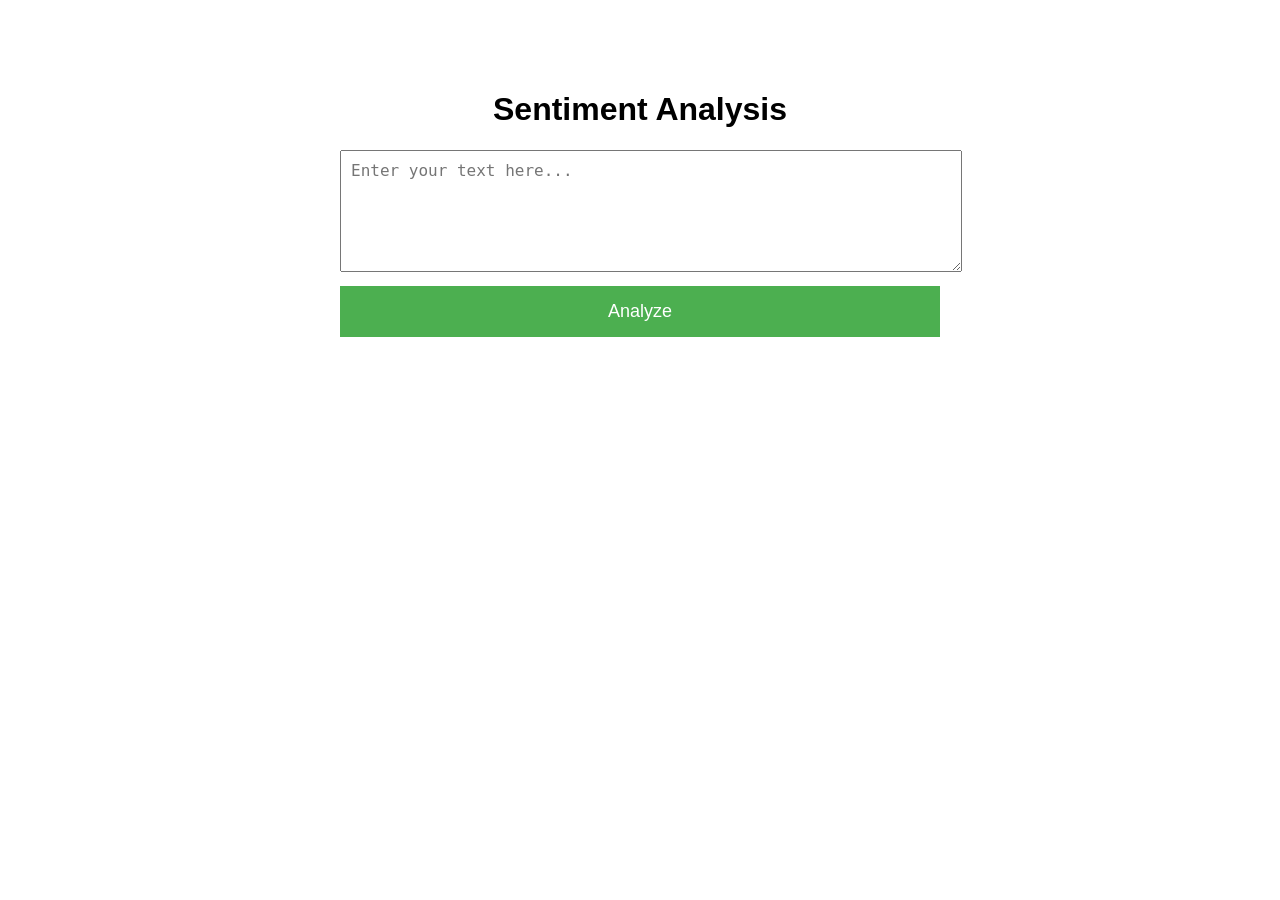
<file: pytorch/web_project_nlp/frontend/index.html>
<!DOCTYPE html>
<html lang="en">
<head>
    <meta charset="UTF-8">
    <meta name="viewport" content="width=device-width, initial-scale=1.0">
    <title>Sentiment Analysis</title>
    <style>
        body {
            font-family: Arial, sans-serif;
            max-width: 600px;
            margin: 50px auto;
            padding: 20px;
        }
        h1 {
            text-align: center;
        }
        textarea {
            width: 100%;
            height: 100px;
            padding: 10px;
            font-size: 16px;
            margin-bottom: 10px;
        }
        button {
            width: 100%;
            padding: 15px;
            font-size: 18px;
            background-color: #4CAF50;
            color: white;
            border: none;
            cursor: pointer;
        }
        button:hover {
            background-color: #45a049;
        }
        #result {
            margin-top: 20px;
            padding: 20px;
            font-size: 24px;
            text-align: center;
            border-radius: 5px;
        }
        .positive {
            background-color: #d4edda;
            color: #155724;
        }
        .negative {
            background-color: #f8d7da;
            color: #721c24;
        }
        .neutral {
            background-color: #fff3cd;
            color: #856404;
        }
    </style>
</head>
<body>
    <h1>Sentiment Analysis</h1>
    <form id="sentiment-form">
        <textarea name="user_text" placeholder="Enter your text here..." required></textarea>
        <button type="submit">Analyze</button>
    </form>
    <div id="result"></div>

    <script>
        document.getElementById('sentiment-form').addEventListener('submit', async function(e) {
            e.preventDefault();
            
            const formData = new FormData(this);
            const resultDiv = document.getElementById('result');
            
            resultDiv.textContent = 'Analyzing...';
            resultDiv.className = '';
            
            try {
                const response = await fetch('/predict', {
                    method: 'POST',
                    body: formData
                });
                
                const prediction = await response.text();
                
                resultDiv.textContent = prediction;
                resultDiv.className = prediction.toLowerCase();
                
            } catch (error) {
                resultDiv.textContent = 'Error: ' + error.message;
                resultDiv.className = '';
            }
        });
    </script>
</body>
</html>
</file>
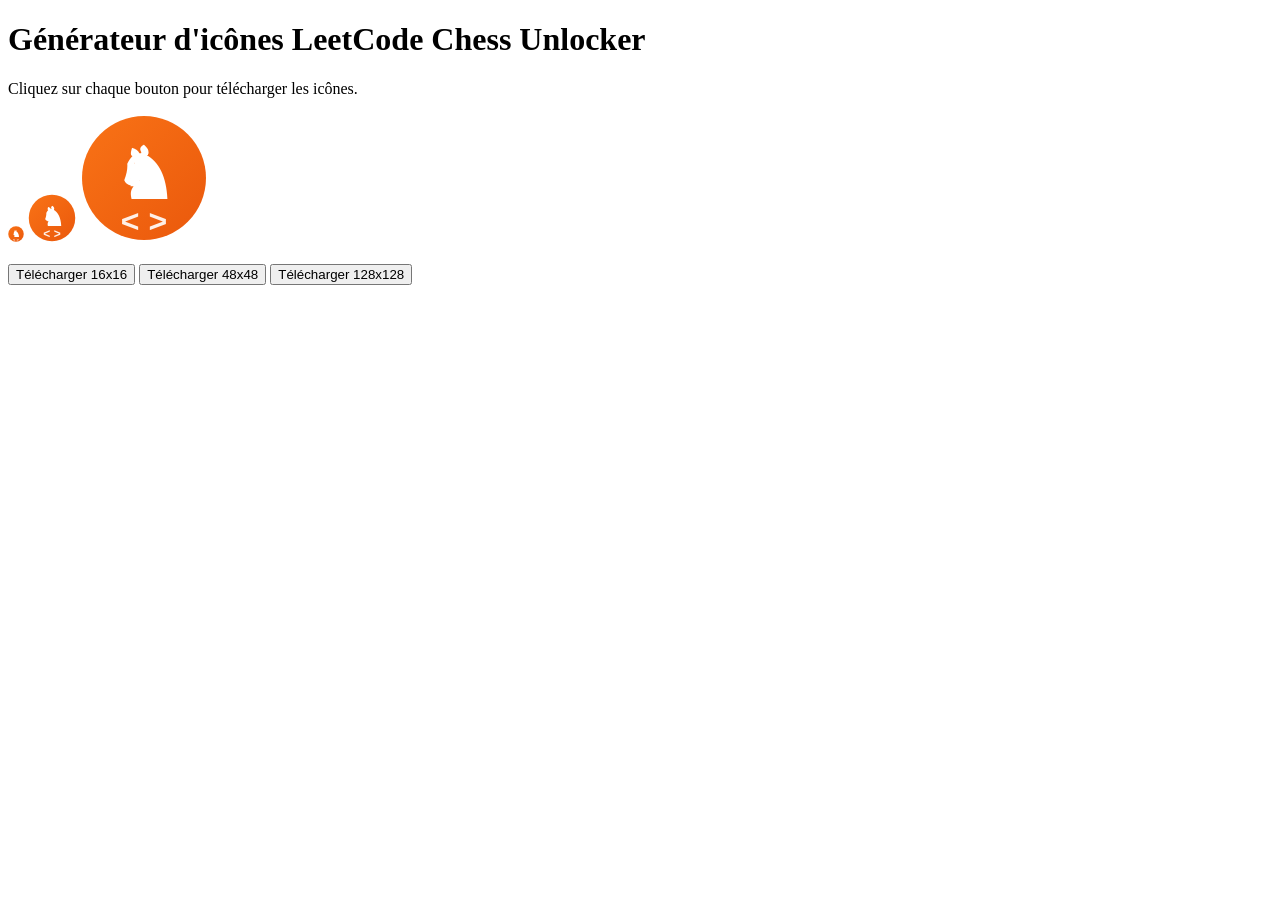
<file: extensionProject/leetcode-chess-blocker/icons/generate-icons.html>
<!DOCTYPE html>
<html>
<head>
  <title>Générateur d'icônes</title>
</head>
<body>
  <h1>Générateur d'icônes LeetCode Chess Unlocker</h1>
  <p>Cliquez sur chaque bouton pour télécharger les icônes.</p>

  <canvas id="canvas16" width="16" height="16"></canvas>
  <canvas id="canvas48" width="48" height="48"></canvas>
  <canvas id="canvas128" width="128" height="128"></canvas>

  <br><br>
  <button onclick="downloadIcon(16)">Télécharger 16x16</button>
  <button onclick="downloadIcon(48)">Télécharger 48x48</button>
  <button onclick="downloadIcon(128)">Télécharger 128x128</button>

  <script>
    function drawIcon(ctx, size) {
      const scale = size / 128;

      // Background gradient
      const gradient = ctx.createLinearGradient(0, 0, size, size);
      gradient.addColorStop(0, '#f97316');
      gradient.addColorStop(1, '#ea580c');

      // Circle background
      ctx.beginPath();
      ctx.arc(size/2, size/2, size/2 - 2*scale, 0, Math.PI * 2);
      ctx.fillStyle = gradient;
      ctx.fill();

      // Chess knight symbol (simplified)
      ctx.fillStyle = 'white';
      ctx.font = `bold ${size * 0.55}px Arial`;
      ctx.textAlign = 'center';
      ctx.textBaseline = 'middle';
      ctx.fillText('♞', size/2, size/2 + 2*scale);

      // Code brackets
      ctx.font = `bold ${size * 0.25}px Arial`;
      ctx.fillStyle = 'rgba(255,255,255,0.9)';
      ctx.fillText('< >', size/2, size * 0.85);
    }

    // Draw on all canvases
    [16, 48, 128].forEach(size => {
      const canvas = document.getElementById('canvas' + size);
      const ctx = canvas.getContext('2d');
      drawIcon(ctx, size);
    });

    function downloadIcon(size) {
      const canvas = document.getElementById('canvas' + size);
      const link = document.createElement('a');
      link.download = `icon-${size}.png`;
      link.href = canvas.toDataURL('image/png');
      link.click();
    }
  </script>
</body>
</html>
</file>
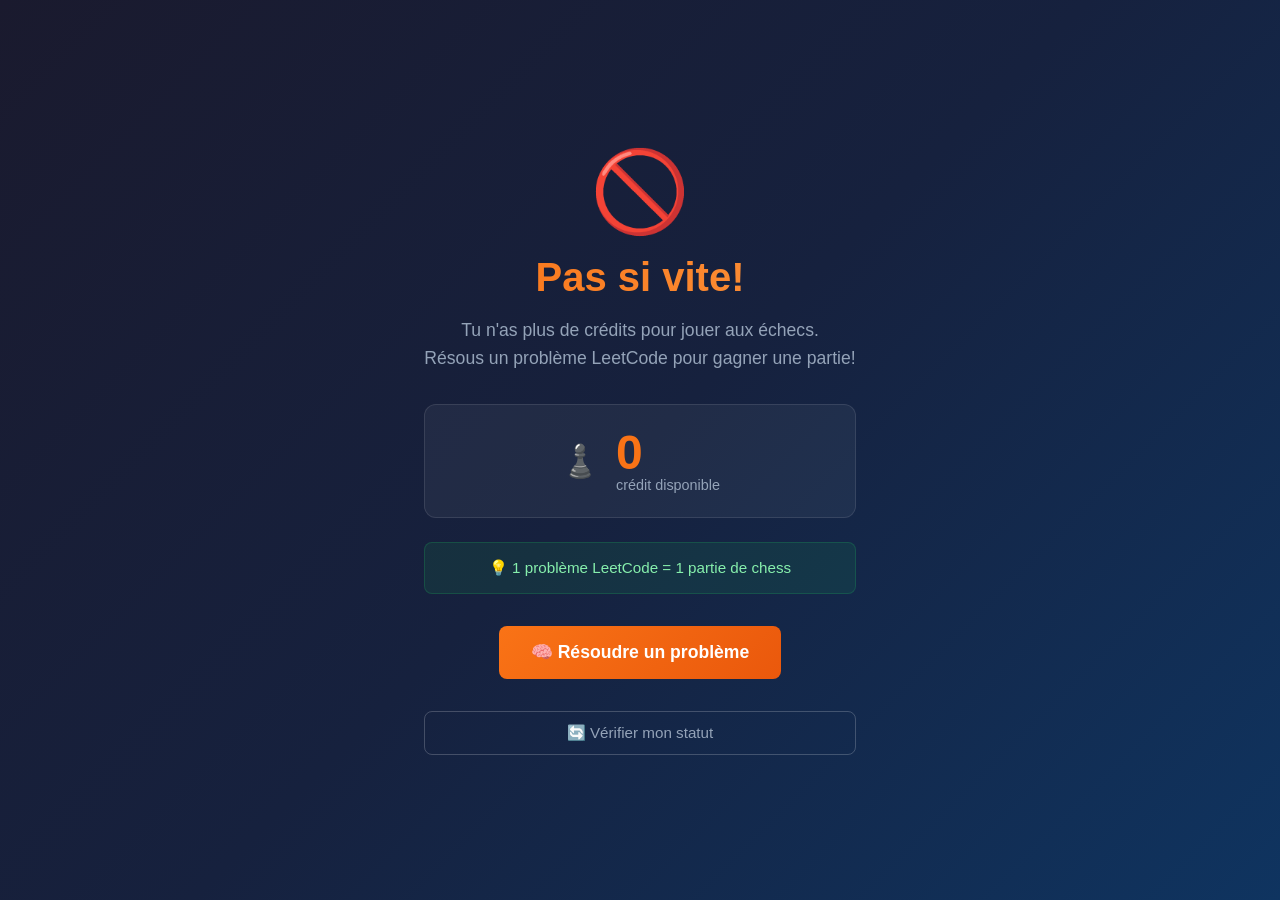
<file: extensionProject/leetcode-chess-blocker/src/blocked/blocked.html>
<!DOCTYPE html>
<html lang="fr">
<head>
  <meta charset="UTF-8">
  <meta name="viewport" content="width=device-width, initial-scale=1.0">
  <title>Site bloqué - LeetCode d'abord!</title>
  <link rel="stylesheet" href="blocked.css">
</head>
<body>
  <div class="container">
    <div class="icon">🚫</div>

    <h1>Pas si vite!</h1>

    <p class="message">
      Tu n'as plus de crédits pour jouer aux échecs.<br>
      Résous un problème LeetCode pour gagner une partie!
    </p>

    <div class="status-card">
      <div class="status-icon">♟️</div>
      <div class="status-text">
        <span class="credits-big" id="creditsCount">0</span>
        <span class="credits-label">crédit disponible</span>
      </div>
    </div>

    <div class="motivation">
      <p>💡 1 problème LeetCode = 1 partie de chess</p>
    </div>

    <a href="https://leetcode.com/problemset/" class="btn-primary" target="_blank">
      🧠 Résoudre un problème
    </a>

    <button class="btn-secondary" id="refreshBtn">
      🔄 Vérifier mon statut
    </button>
  </div>

  <script src="blocked.js"></script>
</body>
</html>
</file>
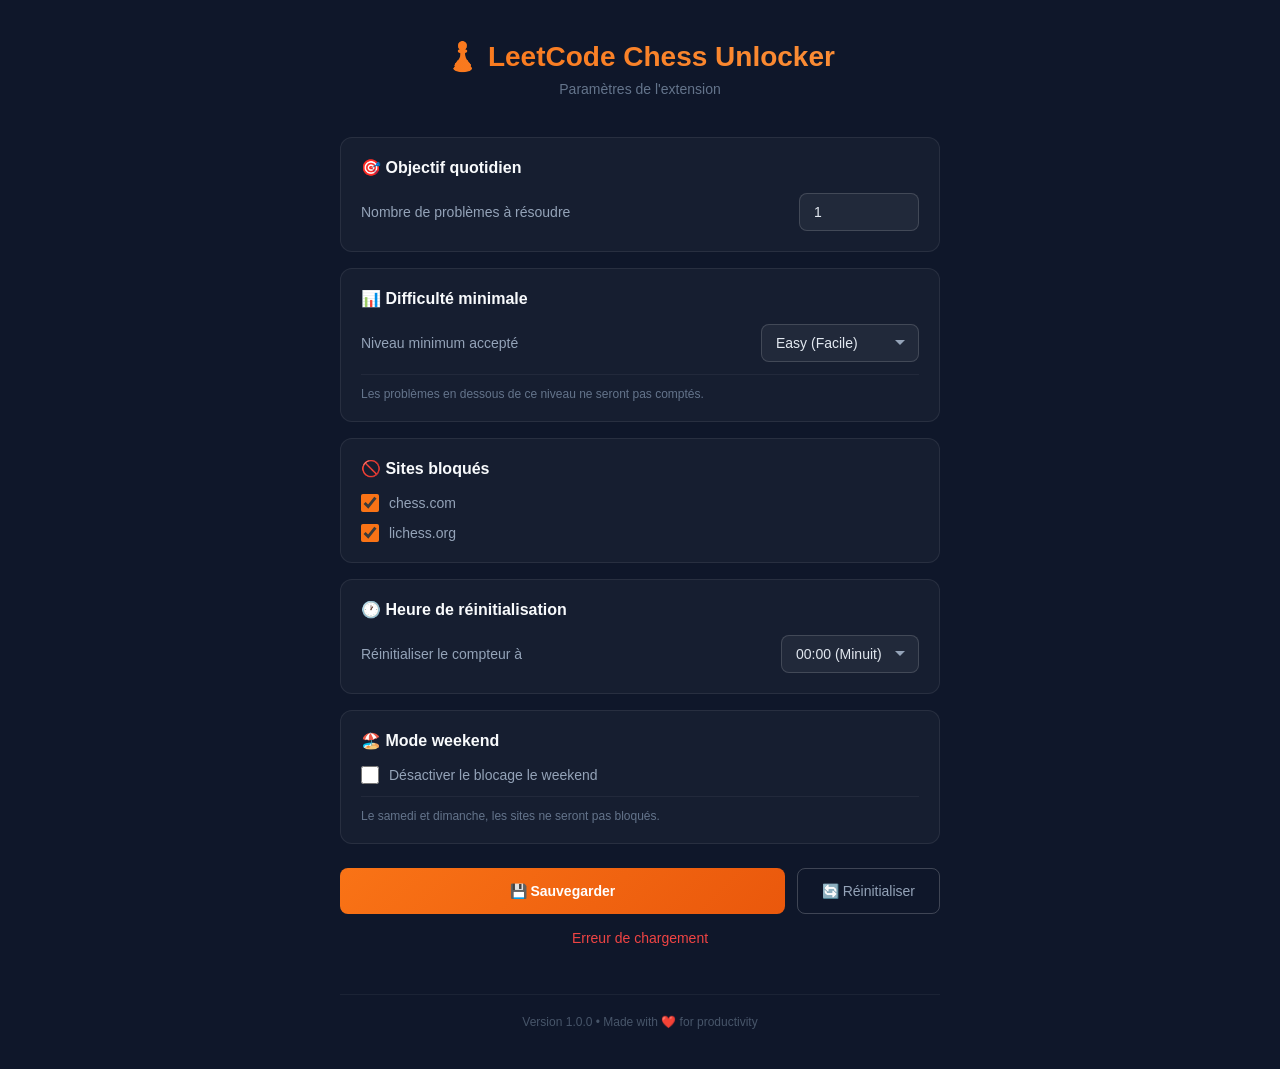
<file: extensionProject/leetcode-chess-blocker/src/options/options.html>
<!DOCTYPE html>
<html lang="fr">
<head>
  <meta charset="UTF-8">
  <meta name="viewport" content="width=device-width, initial-scale=1.0">
  <title>Paramètres - LeetCode Chess Unlocker</title>
  <link rel="stylesheet" href="options.css">
</head>
<body>
  <div class="container">
    <header>
      <h1>♟️ LeetCode Chess Unlocker</h1>
      <p class="subtitle">Paramètres de l'extension</p>
    </header>

    <main>
      <!-- Nombre de problèmes requis -->
      <section class="setting-group">
        <h2>🎯 Objectif quotidien</h2>
        <div class="setting-item">
          <label for="requiredCount">Nombre de problèmes à résoudre</label>
          <input type="number" id="requiredCount" min="1" max="10" value="1">
        </div>
      </section>

      <!-- Difficulté minimale -->
      <section class="setting-group">
        <h2>📊 Difficulté minimale</h2>
        <div class="setting-item">
          <label for="minDifficulty">Niveau minimum accepté</label>
          <select id="minDifficulty">
            <option value="easy">Easy (Facile)</option>
            <option value="medium">Medium (Moyen)</option>
            <option value="hard">Hard (Difficile)</option>
          </select>
        </div>
        <p class="setting-hint">Les problèmes en dessous de ce niveau ne seront pas comptés.</p>
      </section>

      <!-- Sites bloqués -->
      <section class="setting-group">
        <h2>🚫 Sites bloqués</h2>
        <div class="setting-item checkbox-group">
          <label class="checkbox-label">
            <input type="checkbox" id="blockChess" checked>
            <span>chess.com</span>
          </label>
          <label class="checkbox-label">
            <input type="checkbox" id="blockLichess" checked>
            <span>lichess.org</span>
          </label>
        </div>
      </section>

      <!-- Heure de reset -->
      <section class="setting-group">
        <h2>🕐 Heure de réinitialisation</h2>
        <div class="setting-item">
          <label for="resetHour">Réinitialiser le compteur à</label>
          <select id="resetHour">
            <option value="0">00:00 (Minuit)</option>
            <option value="4">04:00</option>
            <option value="5">05:00</option>
            <option value="6">06:00</option>
            <option value="7">07:00</option>
            <option value="8">08:00</option>
          </select>
        </div>
      </section>

      <!-- Mode weekend -->
      <section class="setting-group">
        <h2>🏖️ Mode weekend</h2>
        <div class="setting-item">
          <label class="checkbox-label">
            <input type="checkbox" id="weekendMode">
            <span>Désactiver le blocage le weekend</span>
          </label>
        </div>
        <p class="setting-hint">Le samedi et dimanche, les sites ne seront pas bloqués.</p>
      </section>

      <!-- Actions -->
      <div class="actions">
        <button class="btn-primary" id="saveBtn">💾 Sauvegarder</button>
        <button class="btn-secondary" id="resetBtn">🔄 Réinitialiser</button>
      </div>

      <!-- Statut de sauvegarde -->
      <div class="save-status" id="saveStatus"></div>
    </main>

    <footer>
      <p>Version 1.0.0 • Made with ❤️ for productivity</p>
    </footer>
  </div>

  <script src="options.js"></script>
</body>
</html>
</file>
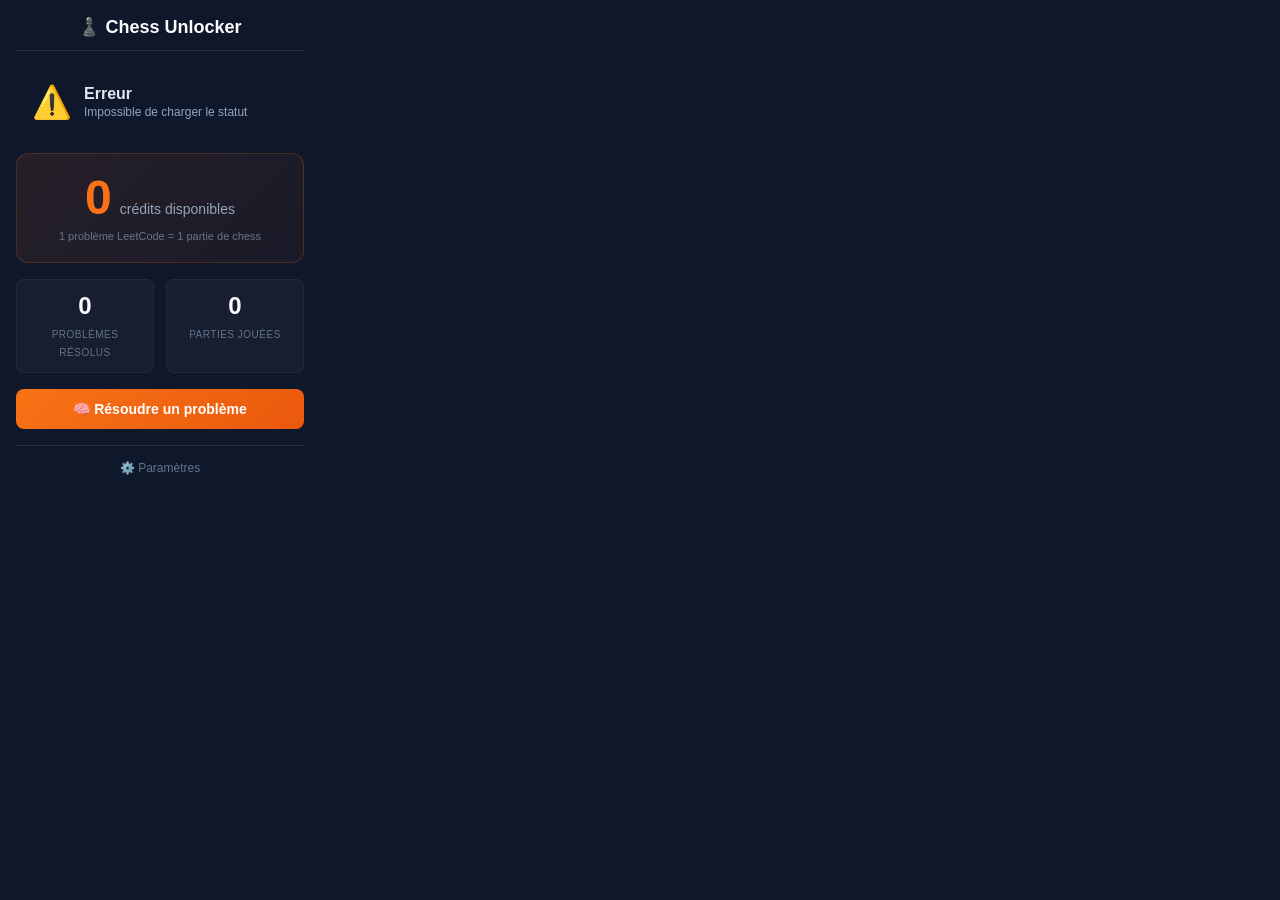
<file: extensionProject/leetcode-chess-blocker/src/popup/popup.html>
<!DOCTYPE html>
<html lang="fr">
<head>
  <meta charset="UTF-8">
  <meta name="viewport" content="width=device-width, initial-scale=1.0">
  <title>LeetCode Chess Unlocker</title>
  <link rel="stylesheet" href="popup.css">
</head>
<body>
  <div class="container">
    <header>
      <h1>♟️ Chess Unlocker</h1>
    </header>

    <main>
      <!-- Statut actuel -->
      <div class="status-card" id="statusCard">
        <div class="status-icon" id="statusIcon">⏳</div>
        <div class="status-info">
          <div class="status-label" id="statusLabel">Chargement...</div>
          <div class="status-detail" id="statusDetail"></div>
        </div>
      </div>

      <!-- Crédits disponibles -->
      <div class="credits-section">
        <div class="credits-display">
          <span class="credits-number" id="creditsCount">0</span>
          <span class="credits-label">crédit<span id="creditPlural">s</span> disponible<span id="creditPlural2">s</span></span>
        </div>
        <div class="credits-subtitle">1 problème LeetCode = 1 partie de chess</div>
      </div>

      <!-- Stats -->
      <div class="stats-section">
        <div class="stat">
          <span class="stat-value" id="totalSolved">0</span>
          <span class="stat-label">Problèmes résolus</span>
        </div>
        <div class="stat">
          <span class="stat-value" id="totalGames">0</span>
          <span class="stat-label">Parties jouées</span>
        </div>
      </div>

      <!-- Actions -->
      <div class="actions">
        <a href="https://leetcode.com/problemset/" class="btn-primary" target="_blank">
          🧠 Résoudre un problème
        </a>
      </div>
    </main>

    <footer>
      <a href="#" id="optionsLink" class="options-link">⚙️ Paramètres</a>
    </footer>
  </div>

  <script src="popup.js"></script>
</body>
</html>
</file>
<file: extensionProject/leetcode-chess-blocker/src/blocked/blocked.css>
* {
  margin: 0;
  padding: 0;
  box-sizing: border-box;
}

body {
  font-family: -apple-system, BlinkMacSystemFont, 'Segoe UI', Roboto, Oxygen, Ubuntu, sans-serif;
  background: linear-gradient(135deg, #1a1a2e 0%, #16213e 50%, #0f3460 100%);
  min-height: 100vh;
  display: flex;
  align-items: center;
  justify-content: center;
  color: #e2e8f0;
}

.container {
  text-align: center;
  padding: 2rem;
  max-width: 500px;
  animation: fadeIn 0.5s ease-out;
}

@keyframes fadeIn {
  from {
    opacity: 0;
    transform: translateY(-20px);
  }
  to {
    opacity: 1;
    transform: translateY(0);
  }
}

.icon {
  font-size: 5rem;
  margin-bottom: 1rem;
  animation: shake 0.5s ease-in-out;
}

@keyframes shake {
  0%, 100% { transform: translateX(0); }
  25% { transform: translateX(-10px); }
  75% { transform: translateX(10px); }
}

h1 {
  font-size: 2.5rem;
  font-weight: 700;
  margin-bottom: 1rem;
  background: linear-gradient(90deg, #f97316, #fb923c);
  -webkit-background-clip: text;
  -webkit-text-fill-color: transparent;
  background-clip: text;
}

.message {
  font-size: 1.1rem;
  line-height: 1.6;
  color: #94a3b8;
  margin-bottom: 2rem;
}

.status-card {
  background: rgba(255, 255, 255, 0.05);
  border: 1px solid rgba(255, 255, 255, 0.1);
  border-radius: 12px;
  padding: 1.5rem;
  display: flex;
  align-items: center;
  justify-content: center;
  gap: 1rem;
  margin-bottom: 1.5rem;
}

.status-icon {
  font-size: 2rem;
}

.status-text {
  display: flex;
  flex-direction: column;
  align-items: flex-start;
}

.credits-big {
  font-size: 3rem;
  font-weight: 800;
  color: #f97316;
  line-height: 1;
}

.credits-label {
  font-size: 0.9rem;
  color: #94a3b8;
}

.motivation {
  background: rgba(34, 197, 94, 0.1);
  border: 1px solid rgba(34, 197, 94, 0.2);
  border-radius: 8px;
  padding: 1rem;
  margin-bottom: 2rem;
}

.motivation p {
  color: #86efac;
  font-size: 0.95rem;
}

.btn-primary {
  display: inline-block;
  background: linear-gradient(135deg, #f97316, #ea580c);
  color: white;
  text-decoration: none;
  padding: 1rem 2rem;
  border-radius: 8px;
  font-size: 1.1rem;
  font-weight: 600;
  transition: all 0.3s ease;
  border: none;
  cursor: pointer;
  margin-bottom: 1rem;
}

.btn-primary:hover {
  transform: translateY(-2px);
  box-shadow: 0 10px 20px rgba(249, 115, 22, 0.3);
}

.btn-secondary {
  display: block;
  width: 100%;
  background: transparent;
  border: 1px solid rgba(255, 255, 255, 0.2);
  color: #94a3b8;
  padding: 0.75rem 1.5rem;
  border-radius: 8px;
  font-size: 0.95rem;
  cursor: pointer;
  transition: all 0.3s ease;
  margin-top: 1rem;
}

.btn-secondary:hover {
  background: rgba(255, 255, 255, 0.05);
  border-color: rgba(255, 255, 255, 0.3);
  color: #e2e8f0;
}

/* Animation de chargement */
.loading {
  opacity: 0.5;
  pointer-events: none;
}

.loading::after {
  content: '...';
  animation: dots 1s infinite;
}

@keyframes dots {
  0%, 20% { content: '.'; }
  40% { content: '..'; }
  60%, 100% { content: '...'; }
}
</file>
<file: extensionProject/leetcode-chess-blocker/src/options/options.css>
* {
  margin: 0;
  padding: 0;
  box-sizing: border-box;
}

body {
  font-family: -apple-system, BlinkMacSystemFont, 'Segoe UI', Roboto, sans-serif;
  background: #0f172a;
  color: #e2e8f0;
  min-height: 100vh;
  padding: 40px 20px;
}

.container {
  max-width: 600px;
  margin: 0 auto;
}

/* Header */
header {
  text-align: center;
  margin-bottom: 40px;
}

header h1 {
  font-size: 28px;
  font-weight: 700;
  margin-bottom: 8px;
  background: linear-gradient(90deg, #f97316, #fb923c);
  -webkit-background-clip: text;
  -webkit-text-fill-color: transparent;
  background-clip: text;
}

.subtitle {
  color: #64748b;
  font-size: 14px;
}

/* Setting Groups */
.setting-group {
  background: rgba(255, 255, 255, 0.03);
  border: 1px solid rgba(255, 255, 255, 0.08);
  border-radius: 12px;
  padding: 20px;
  margin-bottom: 16px;
}

.setting-group h2 {
  font-size: 16px;
  font-weight: 600;
  margin-bottom: 16px;
  color: #f8fafc;
}

.setting-item {
  display: flex;
  justify-content: space-between;
  align-items: center;
  gap: 16px;
}

.setting-item label {
  font-size: 14px;
  color: #94a3b8;
}

.setting-hint {
  font-size: 12px;
  color: #64748b;
  margin-top: 12px;
  padding-top: 12px;
  border-top: 1px solid rgba(255, 255, 255, 0.05);
}

/* Inputs */
input[type="number"],
select {
  background: rgba(255, 255, 255, 0.05);
  border: 1px solid rgba(255, 255, 255, 0.15);
  border-radius: 8px;
  padding: 10px 14px;
  color: #e2e8f0;
  font-size: 14px;
  min-width: 120px;
  transition: all 0.2s ease;
}

input[type="number"]:focus,
select:focus {
  outline: none;
  border-color: #f97316;
  box-shadow: 0 0 0 3px rgba(249, 115, 22, 0.2);
}

select {
  cursor: pointer;
  appearance: none;
  background-image: url("data:image/svg+xml,%3Csvg xmlns='http://www.w3.org/2000/svg' width='12' height='12' viewBox='0 0 12 12'%3E%3Cpath fill='%2394a3b8' d='M6 8L1 3h10z'/%3E%3C/svg%3E");
  background-repeat: no-repeat;
  background-position: right 12px center;
  padding-right: 36px;
}

/* Checkboxes */
.checkbox-group {
  flex-direction: column;
  align-items: flex-start;
  gap: 12px;
}

.checkbox-label {
  display: flex;
  align-items: center;
  gap: 10px;
  cursor: pointer;
  font-size: 14px;
  color: #94a3b8;
}

.checkbox-label input[type="checkbox"] {
  width: 18px;
  height: 18px;
  accent-color: #f97316;
  cursor: pointer;
}

.checkbox-label span {
  transition: color 0.2s ease;
}

.checkbox-label:hover span {
  color: #e2e8f0;
}

/* Actions */
.actions {
  display: flex;
  gap: 12px;
  margin-top: 24px;
}

.btn-primary {
  flex: 1;
  background: linear-gradient(135deg, #f97316, #ea580c);
  color: white;
  border: none;
  padding: 14px 24px;
  border-radius: 8px;
  font-size: 14px;
  font-weight: 600;
  cursor: pointer;
  transition: all 0.2s ease;
}

.btn-primary:hover {
  transform: translateY(-1px);
  box-shadow: 0 4px 12px rgba(249, 115, 22, 0.3);
}

.btn-secondary {
  background: transparent;
  border: 1px solid rgba(255, 255, 255, 0.2);
  color: #94a3b8;
  padding: 14px 24px;
  border-radius: 8px;
  font-size: 14px;
  cursor: pointer;
  transition: all 0.2s ease;
}

.btn-secondary:hover {
  background: rgba(255, 255, 255, 0.05);
  border-color: rgba(255, 255, 255, 0.3);
  color: #e2e8f0;
}

/* Save Status */
.save-status {
  text-align: center;
  margin-top: 16px;
  font-size: 14px;
  min-height: 24px;
  transition: all 0.3s ease;
}

.save-status.success {
  color: #22c55e;
}

.save-status.error {
  color: #ef4444;
}

/* Footer */
footer {
  text-align: center;
  margin-top: 40px;
  padding-top: 20px;
  border-top: 1px solid rgba(255, 255, 255, 0.05);
}

footer p {
  font-size: 12px;
  color: #475569;
}
</file>
<file: extensionProject/leetcode-chess-blocker/src/popup/popup.css>
* {
  margin: 0;
  padding: 0;
  box-sizing: border-box;
}

body {
  font-family: -apple-system, BlinkMacSystemFont, 'Segoe UI', Roboto, sans-serif;
  width: 320px;
  background: #0f172a;
  color: #e2e8f0;
}

.container {
  padding: 16px;
}

/* Header */
header {
  text-align: center;
  margin-bottom: 16px;
  padding-bottom: 12px;
  border-bottom: 1px solid rgba(255, 255, 255, 0.1);
}

header h1 {
  font-size: 18px;
  font-weight: 600;
  color: #f8fafc;
}

/* Status Card */
.status-card {
  display: flex;
  align-items: center;
  gap: 12px;
  padding: 16px;
  border-radius: 12px;
  margin-bottom: 16px;
  transition: all 0.3s ease;
}

.status-card.blocked {
  background: linear-gradient(135deg, rgba(239, 68, 68, 0.15), rgba(239, 68, 68, 0.05));
  border: 1px solid rgba(239, 68, 68, 0.3);
}

.status-card.unlocked {
  background: linear-gradient(135deg, rgba(34, 197, 94, 0.15), rgba(34, 197, 94, 0.05));
  border: 1px solid rgba(34, 197, 94, 0.3);
}

.status-card.weekend {
  background: linear-gradient(135deg, rgba(59, 130, 246, 0.15), rgba(59, 130, 246, 0.05));
  border: 1px solid rgba(59, 130, 246, 0.3);
}

.status-icon {
  font-size: 32px;
  flex-shrink: 0;
}

.status-info {
  flex: 1;
}

.status-label {
  font-size: 16px;
  font-weight: 600;
  margin-bottom: 2px;
}

.status-card.blocked .status-label {
  color: #fca5a5;
}

.status-card.unlocked .status-label {
  color: #86efac;
}

.status-card.weekend .status-label {
  color: #93c5fd;
}

.status-detail {
  font-size: 12px;
  color: #94a3b8;
}

/* Credits Section */
.credits-section {
  text-align: center;
  padding: 20px;
  background: linear-gradient(135deg, rgba(249, 115, 22, 0.1), rgba(234, 88, 12, 0.05));
  border: 1px solid rgba(249, 115, 22, 0.2);
  border-radius: 12px;
  margin-bottom: 16px;
}

.credits-display {
  display: flex;
  align-items: baseline;
  justify-content: center;
  gap: 8px;
  margin-bottom: 4px;
}

.credits-number {
  font-size: 48px;
  font-weight: 800;
  color: #f97316;
  line-height: 1;
}

.credits-label {
  font-size: 14px;
  color: #94a3b8;
}

.credits-subtitle {
  font-size: 11px;
  color: #64748b;
  margin-top: 8px;
}

/* Stats Section */
.stats-section {
  display: flex;
  gap: 12px;
  margin-bottom: 16px;
}

.stat {
  flex: 1;
  text-align: center;
  padding: 12px;
  background: rgba(255, 255, 255, 0.03);
  border-radius: 8px;
  border: 1px solid rgba(255, 255, 255, 0.05);
}

.stat-value {
  display: block;
  font-size: 24px;
  font-weight: 700;
  color: #f8fafc;
  margin-bottom: 4px;
}

.stat-label {
  font-size: 10px;
  color: #64748b;
  text-transform: uppercase;
  letter-spacing: 0.5px;
}

/* Actions */
.actions {
  display: flex;
  flex-direction: column;
  gap: 8px;
  margin-bottom: 16px;
}

.btn-primary {
  display: block;
  background: linear-gradient(135deg, #f97316, #ea580c);
  color: white;
  text-decoration: none;
  padding: 12px 16px;
  border-radius: 8px;
  font-size: 14px;
  font-weight: 600;
  text-align: center;
  transition: all 0.2s ease;
  border: none;
  cursor: pointer;
}

.btn-primary:hover {
  transform: translateY(-1px);
  box-shadow: 0 4px 12px rgba(249, 115, 22, 0.3);
}

.btn-secondary {
  background: transparent;
  border: 1px solid rgba(255, 255, 255, 0.2);
  color: #94a3b8;
  padding: 10px 16px;
  border-radius: 8px;
  font-size: 13px;
  cursor: pointer;
  transition: all 0.2s ease;
}

.btn-secondary:hover {
  background: rgba(255, 255, 255, 0.05);
  border-color: rgba(255, 255, 255, 0.3);
  color: #e2e8f0;
}

/* Footer */
footer {
  text-align: center;
  padding-top: 12px;
  border-top: 1px solid rgba(255, 255, 255, 0.1);
}

.options-link {
  color: #64748b;
  text-decoration: none;
  font-size: 12px;
  transition: color 0.2s ease;
}

.options-link:hover {
  color: #94a3b8;
}
</file>
